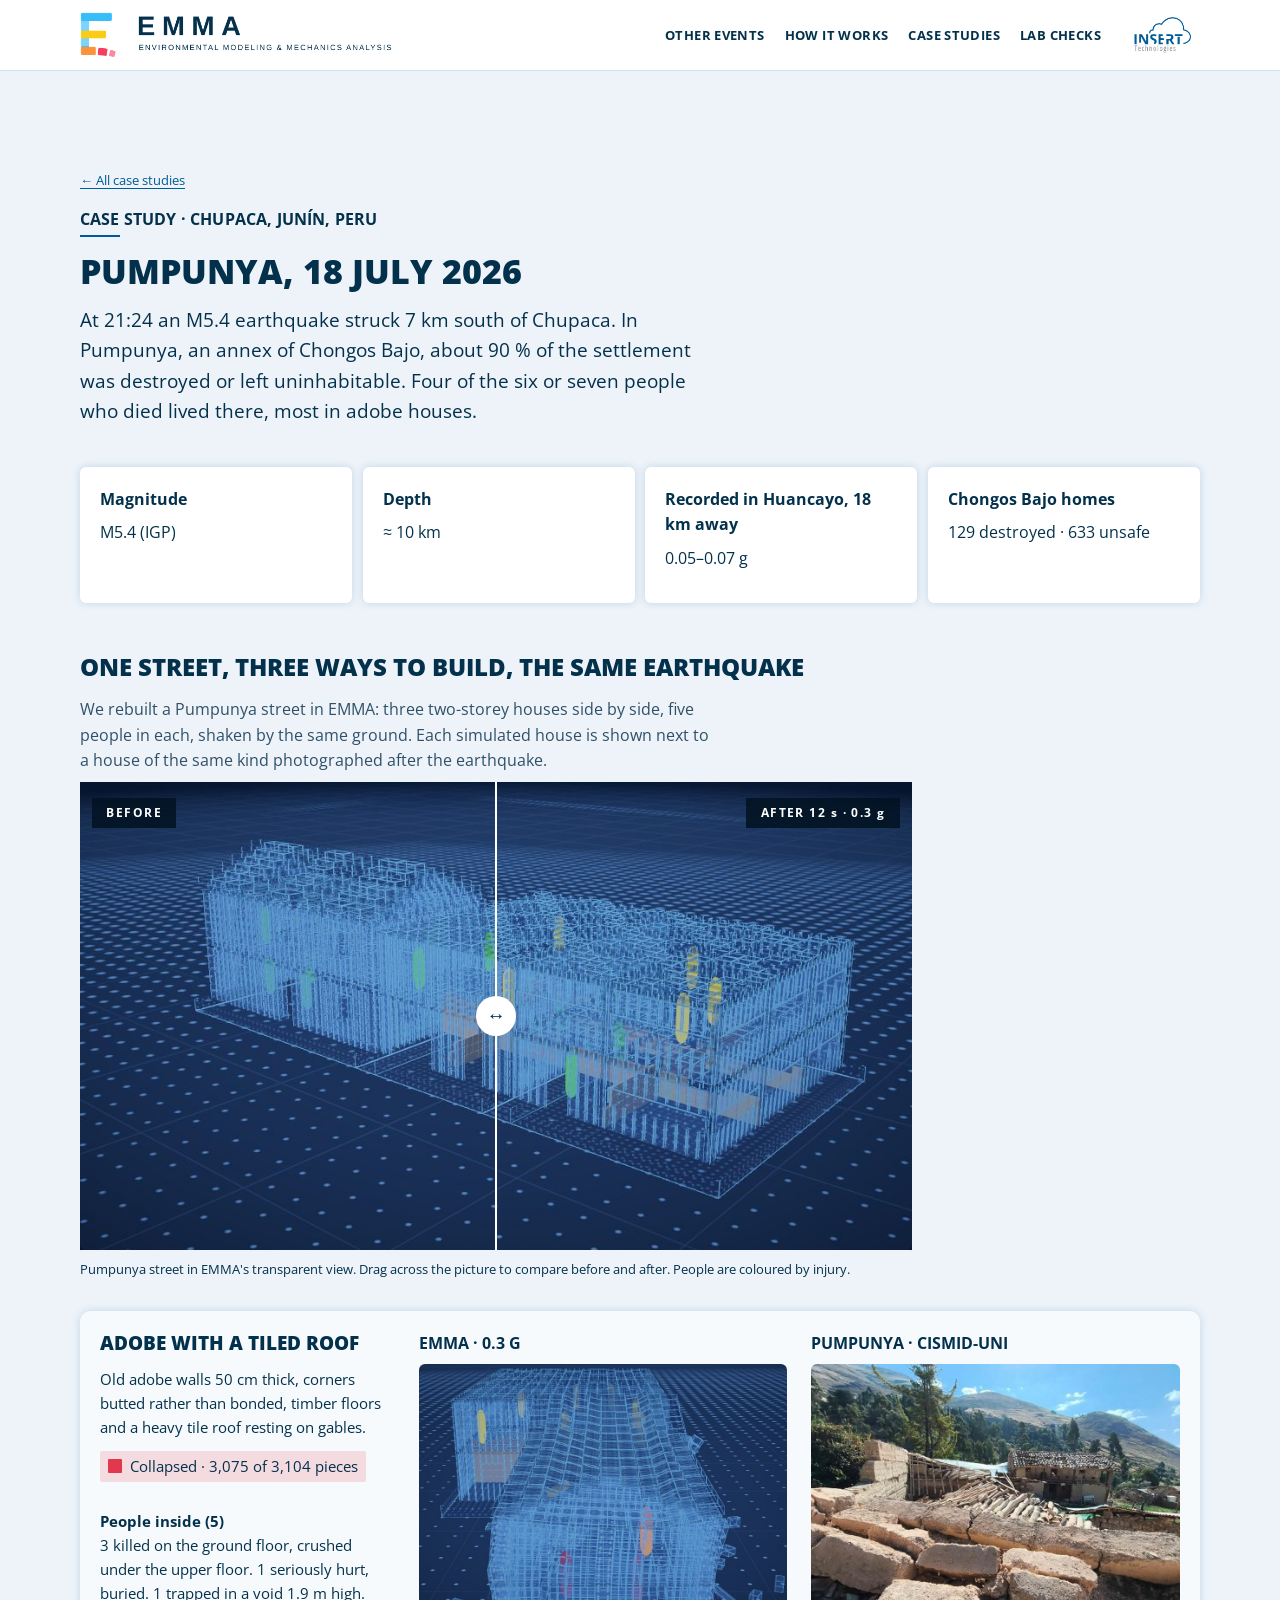
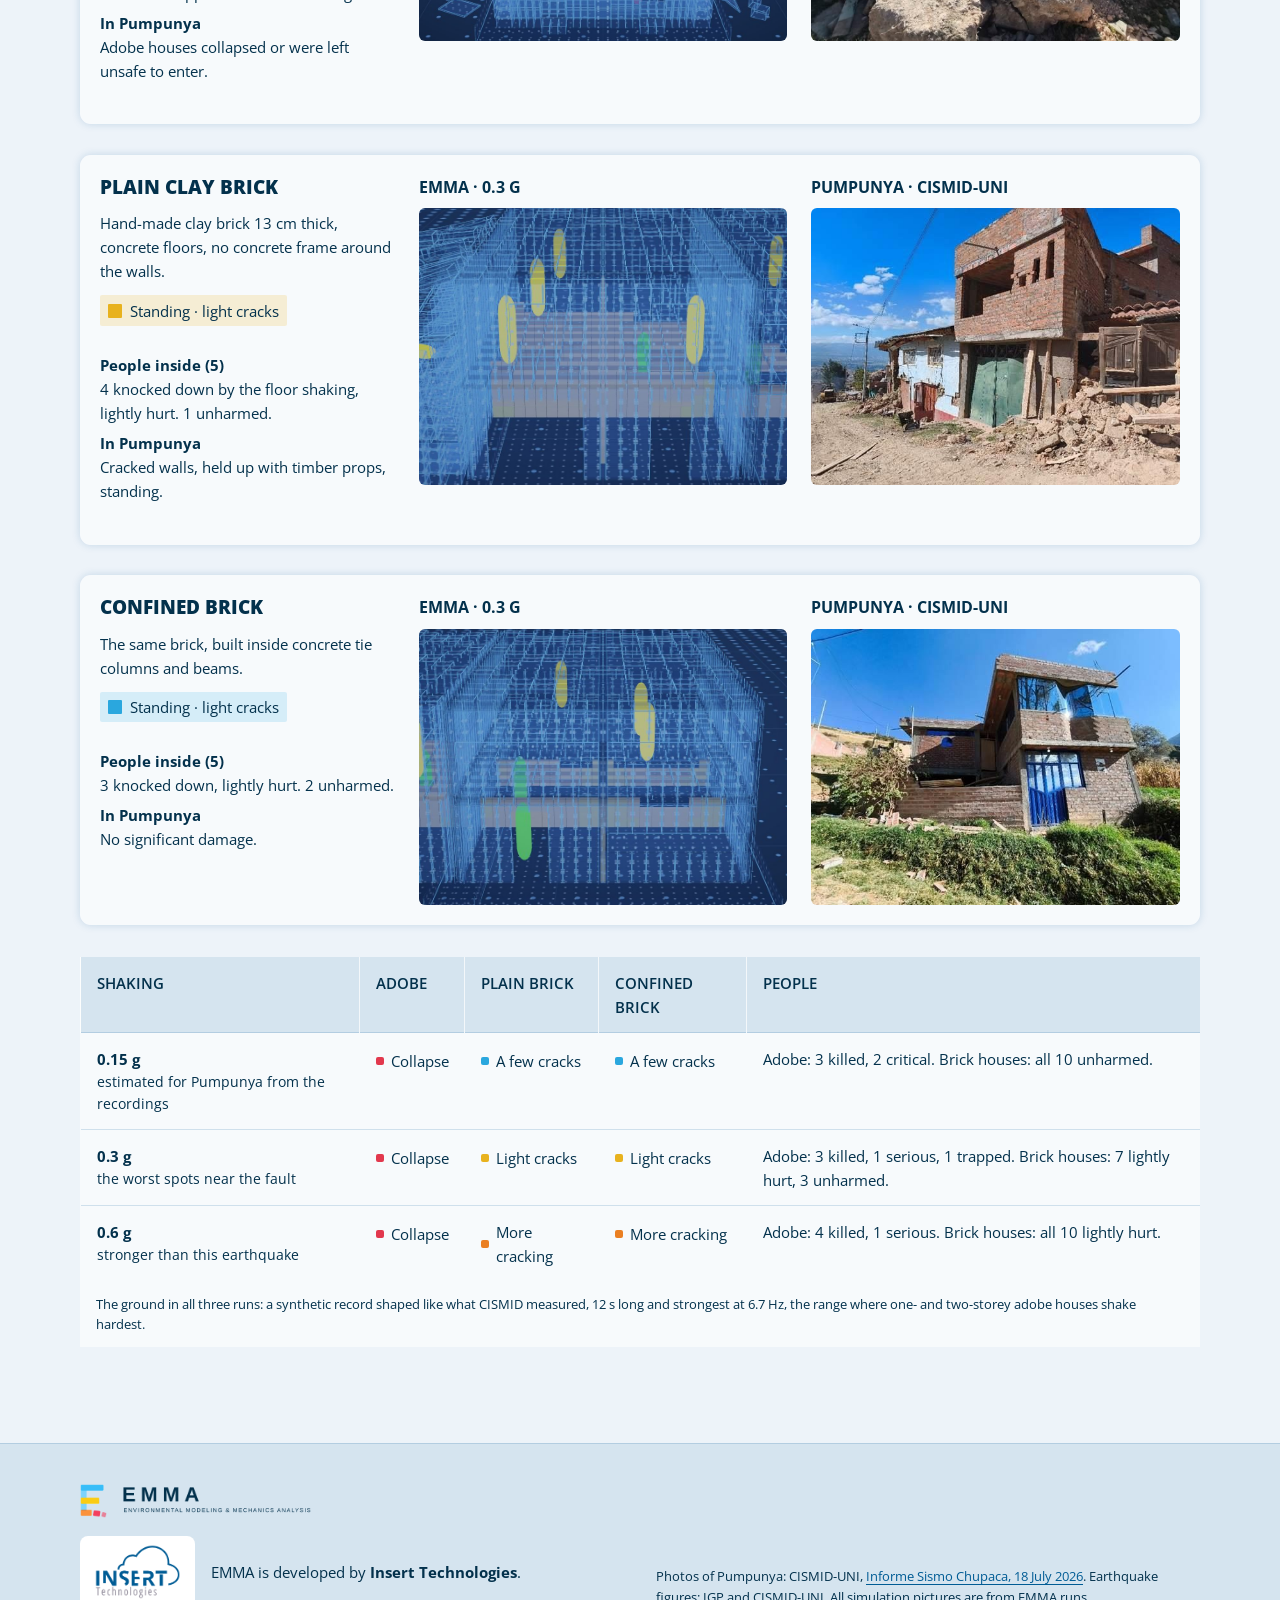
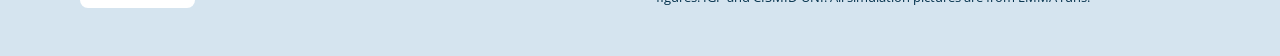
<file: pumpunya.html>
<!doctype html>
<html lang="en">
<head>
<meta charset="utf-8">
<meta name="viewport" content="width=device-width, initial-scale=1, viewport-fit=cover">
<meta name="theme-color" content="#f7fafe">
<meta property="og:title" content="Pumpunya, Peru: one street, three ways to build · EMMA">
<meta property="og:description" content="The Chupaca M5.4 earthquake of 18 July 2026 rebuilt in EMMA: adobe, plain brick and confined brick houses side by side under the same shaking.">
<meta property="og:image" content="https://emmadynamics.com/assets/street-after.jpg">
<link rel="icon" type="image/png" href="assets/emma-icon.png">
<title>Pumpunya, Peru · EMMA</title>
<meta name="description" content="EMMA case study: Pumpunya, Chupaca, Peru, 18 July 2026. Adobe, plain brick and confined brick houses under the same earthquake.">
<link rel="preconnect" href="https://fonts.googleapis.com">
<link rel="preconnect" href="https://fonts.gstatic.com" crossorigin>
<link rel="stylesheet" href="https://fonts.googleapis.com/css2?family=Open+Sans:wght@400;600;700;800&display=swap">
<link rel="stylesheet" href="assets/site.css">
</head>
<body>

<header class="top">
  <div class="wrap">
    <a href="index.html" aria-label="EMMA, the main page"><img class="lockup" src="assets/emma-lockup-horizontal-light.png" alt="EMMA - Environmental Modeling &amp; Mechanics Analysis" width="1200" height="177"></a>
    <div class="right">
      <nav aria-label="Sections">
        <a href="index.html#events">Other events</a>
        <a href="index.html#how">How it works</a>
        <a href="index.html#cases">Case studies</a>
        <a href="index.html#checks">Lab checks</a>
      </nav>
      <a class="maker" href="#made-by" aria-label="Insert Technologies"><img src="assets/insert-tech-logo.png" alt="Insert Technologies" width="216" height="139"></a>
    </div>
  </div>
</header>

<main id="top">
  <section class="band" id="pumpunya">
    <div class="wrap">
      <a class="back" href="index.html#cases">&larr; All case studies</a>
      <div class="section-head">
        <span class="eyebrow">Case study · Chupaca, Junín, Peru</span>
        <h2>Pumpunya, 18 July 2026</h2>
        <p class="lead">At 21:24 an M5.4 earthquake struck 7 km south of Chupaca. In Pumpunya, an annex of Chongos Bajo, about 90&nbsp;% of the settlement was destroyed or left uninhabitable. Four of the six or seven people who died lived there, most in adobe houses.</p>
      </div>
      <dl class="facts">
        <div><dt>Magnitude</dt><dd>M5.4 (IGP)</dd></div>
        <div><dt>Depth</dt><dd>≈ 10 km</dd></div>
        <div><dt>Recorded in Huancayo, 18 km away</dt><dd>0.05–0.07 g</dd></div>
        <div><dt>Chongos Bajo homes</dt><dd>129 destroyed · 633 unsafe</dd></div>
      </dl>

      <div class="section-head" style="margin-bottom:0.5rem">
        <h3 style="font-size:var(--s2)">One street, three ways to build, the same earthquake</h3>
        <p class="measure" style="color:var(--muted)">We rebuilt a Pumpunya street in EMMA: three two-storey houses side by side, five people in each, shaken by the same ground. Each simulated house is shown next to a house of the same kind photographed after the earthquake.</p>
      </div>

      <figure class="pic" style="margin:0 0 1rem; max-width:52rem">
        <div class="compare" id="compare" style="--cut: 50%">
          <img src="assets/street-before.jpg" alt="Simulated Pumpunya street before the earthquake: three two-storey houses, every person shown in green" width="960" height="540">
          <img class="after" src="assets/street-after.jpg" alt="The same street after 12 seconds of shaking: the adobe house on the left has come down, the two brick houses stand" width="960" height="540">
          <div class="divider" aria-hidden="true"></div>
          <span class="tag l">BEFORE</span>
          <span class="tag r">AFTER 12 s · 0.3 g</span>
          <input type="range" id="compare-range" min="0" max="100" value="50" aria-label="Drag to compare the street before and after the earthquake">
        </div>
        <figcaption>Pumpunya street in EMMA's transparent view. Drag across the picture to compare before and after. People are coloured by injury.</figcaption>
      </figure>

      <article class="house">
        <div class="about">
          <h3>Adobe with a tiled roof</h3>
          <p>Old adobe walls 50 cm thick, corners butted rather than bonded, timber floors and a heavy tile roof resting on gables.</p>
          <span class="verdict v-red">Collapsed · 3,075 of 3,104 pieces</span>
          <dl class="people">
            <dt>People inside (5)</dt><dd>3 killed on the ground floor, crushed under the upper floor. 1 seriously hurt, buried. 1 trapped in a void 1.9 m high.</dd>
            <dt>In Pumpunya</dt><dd>Adobe houses collapsed or were left unsafe to enter.</dd>
          </dl>
        </div>
        <figure class="pic"><div class="who sim">EMMA · 0.3 g</div><img src="assets/sim-adobe.jpg" alt="Simulated adobe house after the earthquake: the roof has dropped onto the ground floor; red figures inside" width="900" height="720" loading="lazy"></figure>
        <figure class="pic"><div class="who">Pumpunya · CISMID-UNI</div><img src="assets/real-adobe.jpg" alt="Collapsed adobe house in Pumpunya: walls fallen outward, tiled roof on the ground" width="850" height="638" loading="lazy"></figure>
      </article>

      <article class="house">
        <div class="about">
          <h3>Plain clay brick</h3>
          <p>Hand-made clay brick 13 cm thick, concrete floors, no concrete frame around the walls.</p>
          <span class="verdict v-yellow">Standing · light cracks</span>
          <dl class="people">
            <dt>People inside (5)</dt><dd>4 knocked down by the floor shaking, lightly hurt. 1 unharmed.</dd>
            <dt>In Pumpunya</dt><dd>Cracked walls, held up with timber props, standing.</dd>
          </dl>
        </div>
        <figure class="pic"><div class="who sim">EMMA · 0.3 g</div><img src="assets/sim-brick.jpg" alt="Simulated plain brick house after the earthquake, standing, people inside shown in yellow" width="800" height="760" loading="lazy"></figure>
        <figure class="pic"><div class="who">Pumpunya · CISMID-UNI</div><img src="assets/real-brick.jpg" alt="Two-storey unconfined brick house in Pumpunya, cracked and propped" width="576" height="432" loading="lazy"></figure>
      </article>

      <article class="house">
        <div class="about">
          <h3>Confined brick</h3>
          <p>The same brick, built inside concrete tie columns and beams.</p>
          <span class="verdict v-cyan">Standing · light cracks</span>
          <dl class="people">
            <dt>People inside (5)</dt><dd>3 knocked down, lightly hurt. 2 unharmed.</dd>
            <dt>In Pumpunya</dt><dd>No significant damage.</dd>
          </dl>
        </div>
        <figure class="pic"><div class="who sim">EMMA · 0.3 g</div><img src="assets/sim-confined.jpg" alt="Simulated confined brick house after the earthquake, standing, people inside shown in green and yellow" width="840" height="750" loading="lazy"></figure>
        <figure class="pic"><div class="who">Pumpunya · CISMID-UNI</div><img src="assets/real-confined.jpg" alt="Two-storey confined brick house in Pumpunya with no significant damage" width="576" height="432" loading="lazy"></figure>
      </article>

      <div class="levels-wrap">
        <table>
          <caption class="caption" style="caption-side:bottom; text-align:left; padding:0.75rem 1rem">The ground in all three runs: a synthetic record shaped like what CISMID measured, 12 s long and strongest at 6.7 Hz, the range where one- and two-storey adobe houses shake hardest.</caption>
          <thead>
            <tr><th scope="col">Shaking</th><th scope="col">Adobe</th><th scope="col">Plain brick</th><th scope="col">Confined brick</th><th scope="col">People</th></tr>
          </thead>
          <tbody>
            <tr>
              <th scope="row">0.15 g<small>estimated for Pumpunya from the recordings</small></th>
              <td><span class="cell c-red">Collapse</span></td><td><span class="cell c-cyan">A few cracks</span></td><td><span class="cell c-cyan">A few cracks</span></td>
              <td>Adobe: 3 killed, 2 critical. Brick houses: all 10 unharmed.</td>
            </tr>
            <tr>
              <th scope="row">0.3 g<small>the worst spots near the fault</small></th>
              <td><span class="cell c-red">Collapse</span></td><td><span class="cell c-yellow">Light cracks</span></td><td><span class="cell c-yellow">Light cracks</span></td>
              <td>Adobe: 3 killed, 1 serious, 1 trapped. Brick houses: 7 lightly hurt, 3 unharmed.</td>
            </tr>
            <tr>
              <th scope="row">0.6 g<small>stronger than this earthquake</small></th>
              <td><span class="cell c-red">Collapse</span></td><td><span class="cell c-orange">More cracking</span></td><td><span class="cell c-orange">More cracking</span></td>
              <td>Adobe: 4 killed, 1 serious. Brick houses: all 10 lightly hurt.</td>
            </tr>
          </tbody>
        </table>
      </div>
    </div>
  </section>

</main>

<footer>
  <div class="wrap">
    <div class="brand">
      <img class="lockup" src="assets/emma-lockup-horizontal-light.png" alt="EMMA - Environmental Modeling &amp; Mechanics Analysis" width="1200" height="177" loading="lazy">
      <div class="made-by" id="made-by">
        <span class="maker"><img src="assets/insert-tech-logo.png" alt="Insert Technologies" width="216" height="139" loading="lazy"></span>
        <p>EMMA is developed by <b style="color:var(--fg)">Insert Technologies</b>.</p>
      </div>
    </div>
    <p>Photos of Pumpunya: CISMID-UNI, <a href="https://www.cismid.uni.edu.pe/wp-content/uploads/2026/08/Informe_SismoChupaca_20260718_v2.pdf">Informe Sismo Chupaca, 18 July 2026</a>. Earthquake figures: IGP and CISMID-UNI. All simulation pictures are from EMMA runs.</p>
  </div>
</footer>

<script>
(function () {
  var box = document.getElementById('compare');
  var range = document.getElementById('compare-range');
  if (!box || !range) return;
  var tagL = box.querySelector('.tag.l'), tagR = box.querySelector('.tag.r');
  function set(v) {
    box.style.setProperty('--cut', v + '%');
    // A label stays only while its side of the picture is showing.
    if (tagL) tagL.style.opacity = v < 18 ? 0 : 1;
    if (tagR) tagR.style.opacity = v > 82 ? 0 : 1;
  }
  range.addEventListener('input', function () { set(range.value); });
  set(range.value);
})();
</script>

</body>
</html>
</file>
<file: assets/site.css>
/* Layout: Insert Technologies' own page style - a white-to-pale-blue ground, navy text, bold
   capitals for headings, navy buttons, white cards - with EMMA's damage ramp, cyan (intact) to
   red (lost), kept for the steps and the damage marks. */
:root {
  --bg: #f7fafe;        /* Insert's page, between #fff and #eef4fa */
  --panel: #e4eef6;     /* a band: Insert's rgba(0, 91, 149, .10) on white */
  --panel-2: #d5e4ef;
  --card: #ffffff;
  --line: rgba(0, 91, 149, 0.16);
  --shadow: 0 0 9px rgba(0, 91, 149, 0.18);
  --fg: #03314c;        /* Insert's navy */
  --muted: #2f5068;
  --faint: #5a7589;
  --accent: #005c95;    /* Insert's blue */
  --accent-2: #4894ce;
  --cyan: #2aa7de;
  --yellow: #e8b21e;
  --orange: #ea7f22;
  --red: #e2384d;
  --ramp: linear-gradient(90deg, var(--cyan), var(--yellow) 33%, var(--orange) 66%, var(--red));

  --display: "Open Sans", "Helvetica Neue", Arial, sans-serif;
  --body: "Open Sans", "Helvetica Neue", Arial, sans-serif;
  --mono: "Open Sans", "Helvetica Neue", Arial, sans-serif;

  --s-1: 0.8125rem; --s0: 1rem; --s1: 1.1875rem; --s2: 1.5rem; --s3: 2.125rem; --s4: clamp(2rem, 4.2vw, 3rem);
  --wrap: 72rem;
  color-scheme: light;
}
* { box-sizing: border-box; }
html { scroll-behavior: smooth; }
@media (prefers-reduced-motion: reduce) { html { scroll-behavior: auto; } *, *::before, *::after { animation: none !important; transition: none !important; } }
body {
  background: radial-gradient(ellipse at center top, #fff 0%, #fcfdff 45%, #f7fafe 70%, #eef4fa 100%) fixed var(--bg); color: var(--fg);
  font-family: var(--body); font-size: var(--s0); line-height: 1.6;
  -webkit-font-smoothing: antialiased;
}
body::before { content: ""; position: fixed; inset: 0 0 auto; height: env(safe-area-inset-top, 0px); z-index: 10; background: var(--bg); }
a { color: var(--accent); text-underline-offset: 3px; }
a:focus-visible, button:focus-visible, input:focus-visible { outline: 2px solid var(--accent-2); outline-offset: 3px; }
img { display: block; max-width: 100%; height: auto; }

.wrap {
  max-width: var(--wrap); margin-inline: auto;
  padding-left: max(16px, env(safe-area-inset-left, 0px));
  padding-right: max(16px, env(safe-area-inset-right, 0px));
}
.band { padding-block: clamp(3.5rem, 8vw, 6rem); background: #edf3f9; }
.band.alt { background: var(--panel); }
.band + .band.alt, .band.alt + .band { border-top: 0; }

.eyebrow {
  font-family: var(--display); font-weight: 700;
  font-size: 1rem; letter-spacing: 0.01em; text-transform: uppercase; color: var(--fg);
  display: inline-block; width: fit-content; padding-bottom: 0.3rem;
  background: linear-gradient(var(--accent), var(--accent)) no-repeat left bottom / 2.5rem 2px;
}
h1, h2, h3 { font-family: var(--display); text-wrap: balance; margin: 0; color: var(--fg); text-transform: uppercase; }
h1 { font-size: var(--s4); font-weight: 800; line-height: 1.12; letter-spacing: 0.01em; }
h2 { font-size: var(--s3); font-weight: 800; line-height: 1.15; }
h3 { font-size: var(--s1); font-weight: 800; line-height: 1.3; }
p { margin: 0; }
.lead { font-size: var(--s1); color: var(--fg); max-width: 40rem; }
.measure { max-width: 40rem; }
.mono { font-family: var(--mono); font-variant-numeric: tabular-nums; }
.ramp { height: 5px; background: var(--accent-2); border-radius: 0; }

/* Header */
.top { position: sticky; top: env(safe-area-inset-top, 0px); z-index: 5; background: color-mix(in srgb, #fff 90%, transparent); backdrop-filter: blur(10px); border-bottom: 1px solid var(--line); }
.top .wrap { display: flex; align-items: center; justify-content: space-between; gap: 1rem; padding-block: 0.75rem; }
.top .lockup { height: 46px; width: auto; }
@media (max-width: 480px) { .top .lockup { height: 36px; } }
.top nav { display: flex; gap: 1.25rem; flex-wrap: wrap; }
.top nav a { color: var(--fg); text-decoration: none; font-size: var(--s-1); font-weight: 700; letter-spacing: 0.03em; text-transform: uppercase; font-family: var(--display); }
.top nav a:hover { color: var(--accent); }
@media (max-width: 640px) { .top nav { display: none; } }

/* Hero */
.hero { padding-block: clamp(2.5rem, 6vw, 4.5rem) clamp(3rem, 7vw, 5rem); }
.hero-grid { display: grid; grid-template-columns: minmax(0, 5fr) minmax(0, 7fr); gap: clamp(2rem, 4vw, 3.5rem); align-items: center; }
.hero-logo { padding-bottom: clamp(2rem, 4.5vw, 3.25rem); }
.hero-logo img { width: min(100%, 44rem); height: auto; }
.hero-text { display: flex; flex-direction: column; gap: 1.25rem; min-width: 0; }
.hero-text .ramp { width: 49px; }
.actions { display: flex; gap: 0.75rem; flex-wrap: wrap; padding-top: 0.5rem; }
.btn { display: inline-flex; align-items: center; gap: 0.5rem; padding: 0.65rem 0.75rem; border-radius: 5px; text-decoration: none; font-weight: 700; font-size: 0.9375rem; text-transform: uppercase; transition: background 0.3s, color 0.3s; }
.btn.primary, .btn.ghost { background: var(--fg); color: #fff; }
.btn.primary:hover, .btn.ghost:hover { background: rgba(0, 92, 149, 0.2); color: var(--fg); }
@media (max-width: 880px) { .hero-grid { grid-template-columns: minmax(0, 1fr); } }

/* Before / after */
.compare { position: relative; border-radius: 0; overflow: hidden; background: #0a1424; aspect-ratio: 16 / 9; max-width: 100%; user-select: none; }
.compare img { position: absolute; inset: 0; width: 100%; height: 100%; object-fit: cover; }
.compare .after { clip-path: inset(0 0 0 var(--cut, 50%)); }
.compare .divider { position: absolute; top: 0; bottom: 0; left: var(--cut, 50%); width: 2px; margin-left: -1px; background: #fff; pointer-events: none; }
.compare .divider::after { content: "\2194"; position: absolute; top: 50%; left: 50%; width: 40px; height: 40px; margin: -20px 0 0 -20px; border-radius: 50%; background: #fff; color: var(--fg); display: grid; place-items: center; font-size: 1.2rem; }
.compare .tag { transition: opacity 0.2s; position: absolute; top: 1rem; padding: 0.35rem 0.9rem; border-radius: 0; background: rgba(0, 18, 32, 0.85); font-weight: 700; font-size: 0.75rem; letter-spacing: 0.12em; color: #fff; pointer-events: none; }
.compare .tag.l { left: 0.75rem; }
.compare .tag.r { right: 0.75rem; }
.compare input[type="range"] { position: absolute; inset: 0; width: 100%; height: 100%; margin: 0; opacity: 0; cursor: ew-resize; }
.compare:has(input:focus-visible) { outline: 2px solid var(--yellow); outline-offset: 3px; }
figcaption, .caption { font-size: var(--s-1); color: var(--fg); padding-top: 0.6rem; }

/* Run numbers */
.run { display: grid; grid-template-columns: repeat(5, minmax(0, 1fr)); gap: 0.75rem; }
.run div { padding: 1.4rem 1.25rem 2rem; background: var(--card); border-radius: 6px; box-shadow: var(--shadow); min-width: 0; }
.run b { display: block; font-weight: 700; font-size: var(--s1); color: var(--fg); font-variant-numeric: tabular-nums; }
.run span { font-size: 0.9375rem; color: var(--fg); }
@media (max-width: 880px) { .run { grid-template-columns: repeat(2, minmax(0, 1fr)); } }

/* Case study */
.section-head { display: flex; flex-direction: column; gap: 0.9rem; margin-bottom: 2.5rem; }
.facts { display: grid; grid-template-columns: repeat(4, minmax(0, 1fr)); gap: 0.65rem; margin-bottom: 3rem; }
.facts div { background: var(--card); padding: 1.25rem 1.25rem 2rem; border-radius: 6px; box-shadow: var(--shadow); min-width: 0; }
.facts dt { font-size: 1rem; font-weight: 700; color: var(--fg); }
.facts dd { margin: 0.5rem 0 0; font-size: var(--s0); }
@media (max-width: 760px) { .facts { grid-template-columns: repeat(2, minmax(0, 1fr)); } }

.house { display: grid; grid-template-columns: minmax(0, 4fr) minmax(0, 5fr) minmax(0, 5fr); gap: 0.65rem 1.5rem; padding: 1.25rem; margin-top: 1.9rem; background: rgba(255, 255, 255, 0.6); border-radius: 11px; box-shadow: var(--shadow); align-items: start; }
.house .about { display: flex; flex-direction: column; gap: 0.75rem; min-width: 0; }
.house .about p { color: var(--fg); font-size: 0.9375rem; }
.verdict { display: inline-flex; align-items: center; gap: 0.5rem; font-size: 0.9375rem; padding: 0.2rem 0.5rem; border-radius: 2px; width: fit-content; color: var(--fg); }
.verdict::before { content: ""; width: 14px; height: 14px; border-radius: 1px; background: var(--dot); }
.v-red { --dot: var(--red); background: rgba(226, 56, 77, 0.16); }
.v-yellow { --dot: var(--yellow); background: rgba(232, 178, 30, 0.18); }
.v-cyan { --dot: var(--cyan); background: rgba(42, 167, 222, 0.16); }
.people { font-size: 0.9375rem; color: var(--fg); }
.people dt { color: var(--fg); font-weight: 700; font-size: 0.9375rem; }
.people dd { margin: 0 0 0.4rem; }
.pic { margin: 0; min-width: 0; }
.pic img { width: 100%; aspect-ratio: 4 / 3; object-fit: cover; border-radius: 6px; }
.pic .who { font-family: var(--display); font-weight: 700; font-size: 1rem; text-transform: uppercase; color: var(--fg); padding-bottom: 0.5rem; }
.pic .who.sim { color: var(--fg); }
@media (max-width: 880px) { .house { grid-template-columns: minmax(0, 1fr) minmax(0, 1fr); } .house .about { grid-column: 1 / -1; } }
@media (max-width: 520px) { .house { grid-template-columns: minmax(0, 1fr); } }

/* Shaking levels */
.levels-wrap { overflow-x: auto; margin-top: 2rem; background: rgba(255, 255, 255, 0.6); }
table { border-collapse: collapse; width: 100%; min-width: 40rem; font-size: 0.9375rem; }
th, td { text-align: left; padding: 0.85rem 1rem; border-top: 1px solid var(--line); vertical-align: top; }
thead th { border-top: 0; font-family: var(--display); font-weight: 600; font-size: 0.9375rem; text-transform: uppercase; color: var(--fg); background: var(--panel-2); border-left: 1px solid rgba(255,255,255,0.7); }
tbody th { font-weight: 700; white-space: nowrap; }
tbody th small { display: block; font-weight: 400; color: var(--fg); font-size: 0.875rem; white-space: normal; }
.cell { display: inline-flex; align-items: center; gap: 0.45rem; }
.cell::before { content: ""; width: 8px; height: 8px; border-radius: 2px; background: var(--dot); flex: none; }
.c-red { --dot: var(--red); } .c-yellow { --dot: var(--yellow); } .c-cyan { --dot: var(--cyan); } .c-orange { --dot: var(--orange); }

/* Other events */
.events { display: grid; grid-template-columns: minmax(0, 1fr) minmax(0, 1fr); gap: 2rem; }
.event { display: flex; flex-direction: column; gap: 1rem; min-width: 0; }
.event .pair { display: grid; grid-template-columns: minmax(0, 1fr) minmax(0, 1fr); gap: 0.5rem; }
.event img { width: 100%; aspect-ratio: 1 / 1; object-fit: cover; border-radius: 8px; }
.event .wide img { aspect-ratio: 2 / 1; }
.event p { color: var(--fg); font-size: 1.0625rem; }
.event .mono { color: var(--fg); font-size: 1.0625rem; }
@media (max-width: 880px) { .events { grid-template-columns: minmax(0, 1fr); } }

/* How it works - a real sequence, so it is numbered */
.steps { display: grid; grid-template-columns: repeat(4, minmax(0, 1fr)); gap: 0; counter-reset: step; }
.step { padding: 1rem 1.25rem 1.5rem 0; border-top: 3px solid var(--c); min-width: 0; }
.step + .step { padding-left: 1.25rem; }
.step:nth-child(1) { --c: var(--cyan); } .step:nth-child(2) { --c: var(--yellow); } .step:nth-child(3) { --c: var(--orange); } .step:nth-child(4) { --c: var(--red); }
.step .n { color: var(--c); font-weight: 700; font-size: var(--s1); }
.step h3 { padding-block: 1rem 0.6rem; }
.step p { color: var(--fg); font-size: 1.0625rem; }
@media (max-width: 880px) { .steps { grid-template-columns: repeat(2, minmax(0, 1fr)); row-gap: 1.5rem; } .step:nth-child(3) { padding-left: 0; } }
@media (max-width: 520px) { .steps { grid-template-columns: minmax(0, 1fr); } .step + .step { padding-left: 0; } }

/* Lab checks + scope */
.two { display: grid; grid-template-columns: minmax(0, 1fr) minmax(0, 1fr); gap: clamp(2rem, 5vw, 4rem); }
@media (max-width: 880px) { .two { grid-template-columns: minmax(0, 1fr); } }
.checks { list-style: none; margin: 1.5rem 0 0; padding: 0; display: flex; flex-direction: column; }
.checks li { padding-block: 0.9rem; border-top: 1px solid var(--line); display: grid; grid-template-columns: minmax(0, 1fr) auto; gap: 0.25rem 1rem; }
.checks li:first-child { border-top: 0; }
.checks b { font-weight: 600; }
.checks span { color: var(--fg); font-size: 0.9375rem; grid-column: 1; }
.checks .mono { grid-column: 2; grid-row: 1 / span 2; align-self: center; color: var(--fg); font-size: 0.875rem; text-align: right; }
.scope { display: flex; flex-direction: column; gap: 1.25rem; margin-top: 1.5rem; }
.scope h3 { font-size: var(--s0); font-family: var(--display); letter-spacing: 0.04em; text-transform: uppercase; }
.scope ul { margin: 0.5rem 0 0; padding-left: 1.1rem; color: var(--fg); display: flex; flex-direction: column; gap: 0.4rem; }
.scope .for h3 { color: var(--accent); }
.scope .not h3 { color: var(--orange); }

/* Video */
.video { display: block; width: 100%; aspect-ratio: 16 / 9; max-width: 100%; border-radius: 10px; background: #05080e; object-fit: cover; }
.watch { display: grid; grid-template-columns: minmax(0, 8fr) minmax(0, 4fr); gap: clamp(1.5rem, 3vw, 2.5rem); align-items: end; }
.watch .side { display: flex; flex-direction: column; gap: 1rem; min-width: 0; }
.watch .side p { color: var(--muted); }
.watch ul { margin: 0; padding: 0; list-style: none; display: flex; flex-direction: column; gap: 0.55rem; font-size: 0.9375rem; }
.watch li { display: flex; gap: 0.6rem; align-items: baseline; }
.watch li i { width: 8px; height: 8px; border-radius: 2px; flex: none; transform: translateY(-1px); }
@media (max-width: 880px) { .watch { grid-template-columns: minmax(0, 1fr); } }
.workflow { margin-top: 2.75rem; }

/* QR start screen: shown when the page is opened with #qr, for the projector */
.qr-start { position: fixed; inset: 0; z-index: 50; background: var(--bg); display: flex; align-items: center; justify-content: center;
  padding: max(24px, env(safe-area-inset-top, 0px)) max(16px, env(safe-area-inset-right, 0px)) max(24px, env(safe-area-inset-bottom, 0px)) max(16px, env(safe-area-inset-left, 0px)); overflow-y: auto; }
.qr-inner { display: grid; grid-template-columns: auto minmax(0, 26rem); gap: clamp(2rem, 6vw, 5rem); align-items: center; }
.qr-code { background: #fff; padding: 18px; border-radius: 14px; width: min(78vw, 56vh, 440px); aspect-ratio: 1 / 1; }
.qr-code svg { display: block; width: 100%; height: 100%; }
.qr-text { display: flex; flex-direction: column; gap: 1.25rem; min-width: 0; }
.qr-text img { width: 100%; max-width: 26rem; height: auto; }
.qr-text .ramp { width: 7rem; }
.qr-text p { color: var(--fg); font-size: var(--s1); }
.qr-text .url { font-family: var(--mono); font-size: 0.875rem; color: var(--fg); word-break: break-all; }
.qr-text button { width: fit-content; cursor: pointer; border: 0; font: inherit; }
@media (max-width: 760px) { .qr-inner { grid-template-columns: minmax(0, 1fr); justify-items: center; text-align: center; } .qr-text { align-items: center; } }

/* Insert Technologies: its navy logo sits on a white panel */
.maker { display: inline-flex; align-items: center; background: #fff; border-radius: 6px; padding: 4px 8px; line-height: 0; }
.maker img { height: 38px; width: auto; }
@media (max-width: 480px) { .maker img { height: 30px; } }
.top .right { display: flex; align-items: center; gap: 1.5rem; }
.made-by { display: flex; align-items: center; gap: 1rem; flex-wrap: wrap; }
.made-by .maker { padding: 8px 14px; border-radius: 8px; }
.made-by .maker img { height: 56px; }
.made-by p { color: var(--fg); font-size: 0.9375rem; max-width: 22rem; }

/* Footer */
footer { border-top: 1px solid var(--line); padding-block: 2.5rem 3rem; background: var(--panel-2); }
footer .wrap { display: flex; flex-wrap: wrap; justify-content: space-between; align-items: flex-end; gap: 1.5rem; }
footer .brand { display: flex; flex-direction: column; align-items: flex-start; gap: 1.1rem; }
footer .brand img.lockup { height: 34px; width: auto; }
footer .brand img.powered { height: 13px; width: auto; }
footer p { font-size: var(--s-1); color: var(--fg); max-width: 34rem; }
/* What the Claude page host used to add: margins, safe areas, hidden */
:root { padding-top: env(safe-area-inset-top, 0px); padding-bottom: env(safe-area-inset-bottom, 0px); }
body { margin: 0; }
[hidden] { display: none !important; }

/* Case studies: a card per case on the main page, opening its own page. */
.cases { display: grid; grid-template-columns: repeat(auto-fill, minmax(min(100%, 22rem), 1fr)); gap: 2rem; }
a.case { display: flex; flex-direction: column; gap: 0.9rem; color: inherit; text-decoration: none; border-radius: 11px; padding: 20px 20px 24px; background: var(--card); box-shadow: var(--shadow); transition: box-shadow 0.2s, transform 0.2s; cursor: pointer; }
a.case:hover, a.case:focus-visible { box-shadow: 0 0 14px rgba(0, 91, 149, 0.35); transform: translateY(-2px); }
a.case img { width: 100%; aspect-ratio: 16 / 9; object-fit: cover; border-radius: 6px; }
a.case p { color: var(--fg); font-size: 0.9375rem; margin: 0; }
a.case .mono { color: var(--fg); font-size: 0.875rem; }
a.case .open { margin-top: auto; align-self: flex-start; }
.back { display: inline-block; margin-bottom: 1rem; font-size: var(--s-1); }
</file>
